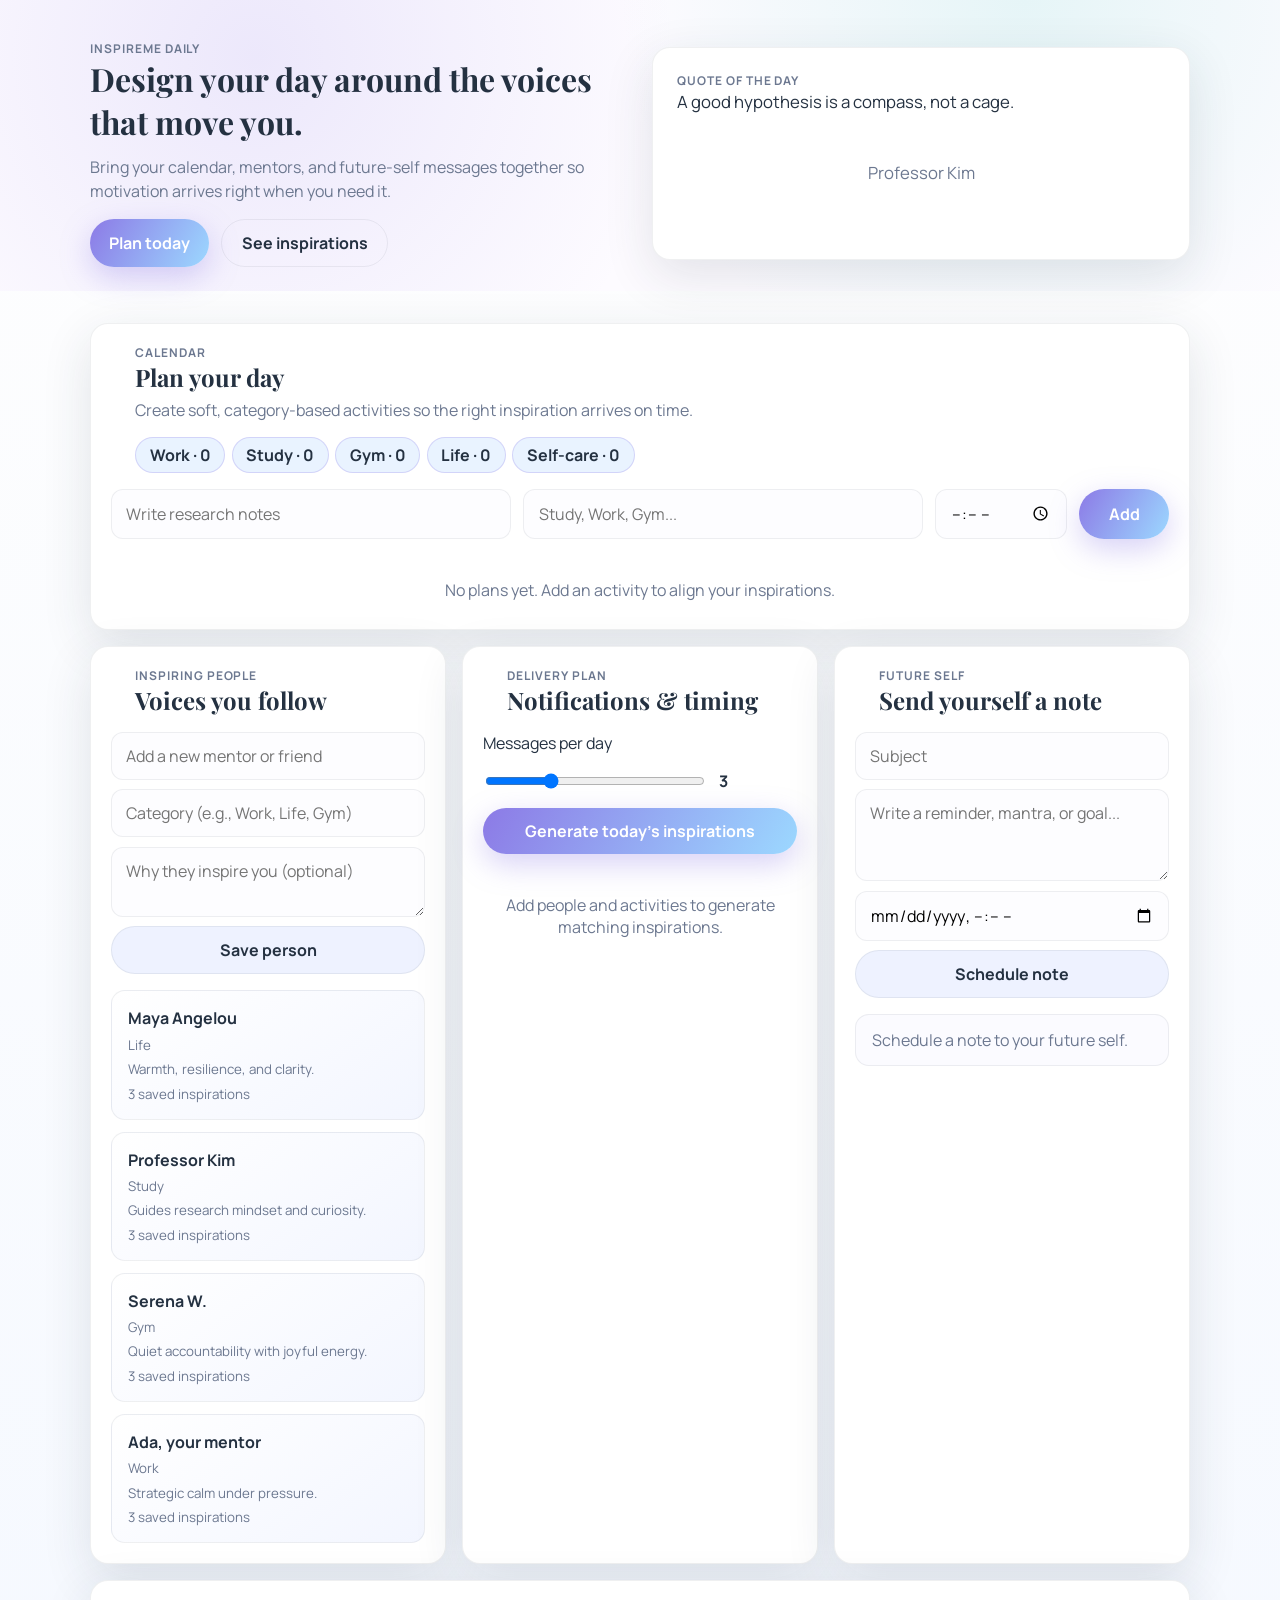
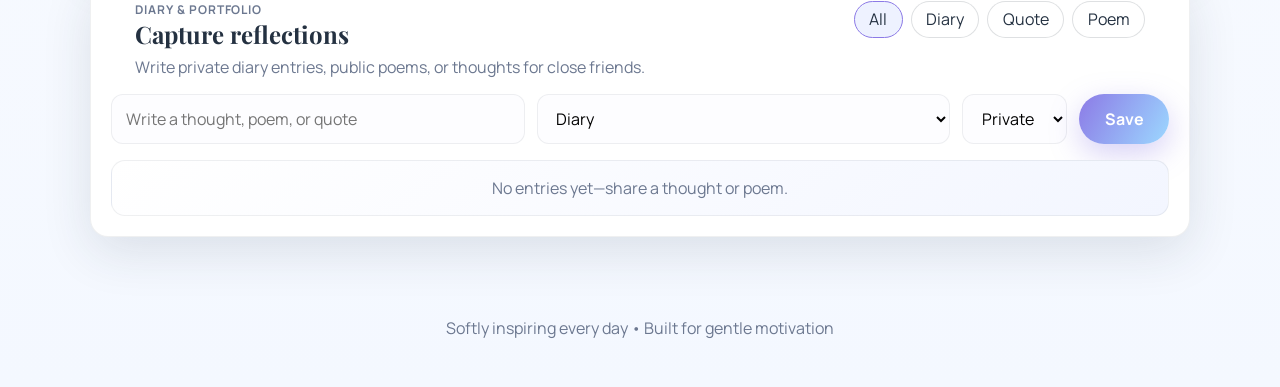
<file: index.html>
<!DOCTYPE html>
<html lang="en">
<head>
  <meta charset="UTF-8" />
  <meta name="viewport" content="width=device-width, initial-scale=1.0" />
  <title>InspireMe Daily</title>
  <link rel="preconnect" href="https://fonts.googleapis.com" />
  <link rel="preconnect" href="https://fonts.gstatic.com" crossorigin />
  <link href="https://fonts.googleapis.com/css2?family=Manrope:wght@400;500;600;700&family=Playfair+Display:wght@600;700&display=swap" rel="stylesheet" />
  <link rel="stylesheet" href="styles.css" />
</head>
<body>
  <header class="hero">
    <div class="hero__content">
      <div>
        <p class="eyebrow">InspireMe Daily</p>
        <h1>Design your day around the voices that move you.</h1>
        <p class="subtitle">Bring your calendar, mentors, and future-self messages together so motivation arrives right when you need it.</p>
        <div class="hero__actions">
          <button class="primary" data-scroll="schedule">Plan today</button>
          <button class="ghost" data-scroll="notifications">See inspirations</button>
        </div>
      </div>
      <div class="quote-tile" aria-live="polite">
        <p class="eyebrow">Quote of the day</p>
        <blockquote id="quote-of-day">
          <p>Loading a spark...</p>
          <footer><span id="quote-author"></span></footer>
        </blockquote>
      </div>
    </div>
  </header>

  <main>
    <section class="grid" id="schedule">
      <article class="card wide">
        <header class="card__header">
          <div>
            <p class="eyebrow">Calendar</p>
            <h2>Plan your day</h2>
            <p class="hint">Create soft, category-based activities so the right inspiration arrives on time.</p>
          </div>
          <div class="pill-group" id="category-pills"></div>
        </header>
        <form id="activity-form" class="inline-form" autocomplete="off">
          <label class="sr-only" for="activity-title">Activity</label>
          <input id="activity-title" name="title" type="text" placeholder="Write research notes" required />
          <label class="sr-only" for="activity-category">Category</label>
          <input id="activity-category" name="category" type="text" placeholder="Study, Work, Gym..." list="category-list" required />
          <datalist id="category-list"></datalist>
          <label class="sr-only" for="activity-time">Time</label>
          <input id="activity-time" name="time" type="time" required />
          <button class="primary" type="submit">Add</button>
        </form>
        <ul class="list" id="activity-list" aria-live="polite"></ul>
        <p class="empty" id="empty-activities">No plans yet. Add an activity to align your inspirations.</p>
      </article>

      <article class="card" id="people">
        <header>
          <p class="eyebrow">Inspiring people</p>
          <h2>Voices you follow</h2>
        </header>
        <form id="person-form" class="stacked">
          <input name="name" type="text" placeholder="Add a new mentor or friend" required />
          <input name="category" type="text" placeholder="Category (e.g., Work, Life, Gym)" required />
          <textarea name="notes" rows="2" placeholder="Why they inspire you (optional)"></textarea>
          <button class="secondary" type="submit">Save person</button>
        </form>
        <ul class="tiles" id="person-grid" aria-live="polite"></ul>
      </article>

      <article class="card" id="notifications">
        <header>
          <p class="eyebrow">Delivery plan</p>
          <h2>Notifications & timing</h2>
        </header>
        <div class="control-row">
          <label for="notifications-count">Messages per day</label>
          <div class="range-wrap">
            <input id="notifications-count" type="range" min="1" max="8" value="3" />
            <output id="count-display">3</output>
          </div>
        </div>
        <button class="primary" id="generate-plan" type="button">Generate today's inspirations</button>
        <ul class="list" id="notification-list" aria-live="polite"></ul>
        <p class="empty" id="empty-plan">Add people and activities to generate matching inspirations.</p>
      </article>

      <article class="card" id="future-self">
        <header>
          <p class="eyebrow">Future self</p>
          <h2>Send yourself a note</h2>
        </header>
        <form id="future-form" class="stacked">
          <input name="title" type="text" placeholder="Subject" required />
          <textarea name="message" rows="3" placeholder="Write a reminder, mantra, or goal..." required></textarea>
          <label class="sr-only" for="deliver-at">Delivery time</label>
          <input id="deliver-at" name="deliverAt" type="datetime-local" required />
          <button class="secondary" type="submit">Schedule note</button>
        </form>
        <ul class="list" id="future-list" aria-live="polite"></ul>
      </article>

      <article class="card wide" id="portfolio">
        <header class="card__header">
          <div>
            <p class="eyebrow">Diary & portfolio</p>
            <h2>Capture reflections</h2>
            <p class="hint">Write private diary entries, public poems, or thoughts for close friends.</p>
          </div>
          <div class="chip-group">
            <span class="chip" data-filter="all">All</span>
            <span class="chip" data-filter="diary">Diary</span>
            <span class="chip" data-filter="quote">Quote</span>
            <span class="chip" data-filter="poem">Poem</span>
          </div>
        </header>
        <form id="portfolio-form" class="inline-form">
          <input name="content" type="text" placeholder="Write a thought, poem, or quote" required />
          <select name="type">
            <option value="diary">Diary</option>
            <option value="quote">Quote</option>
            <option value="poem">Poem</option>
          </select>
          <select name="visibility">
            <option value="private">Private</option>
            <option value="friends">Friends</option>
            <option value="public">Public</option>
          </select>
          <button class="primary" type="submit">Save</button>
        </form>
        <ul class="tiles" id="portfolio-grid" aria-live="polite"></ul>
      </article>
    </section>
  </main>

  <footer>
    <p>Softly inspiring every day • Built for gentle motivation</p>
  </footer>

  <script src="script.js"></script>
</body>
</html>
</file>
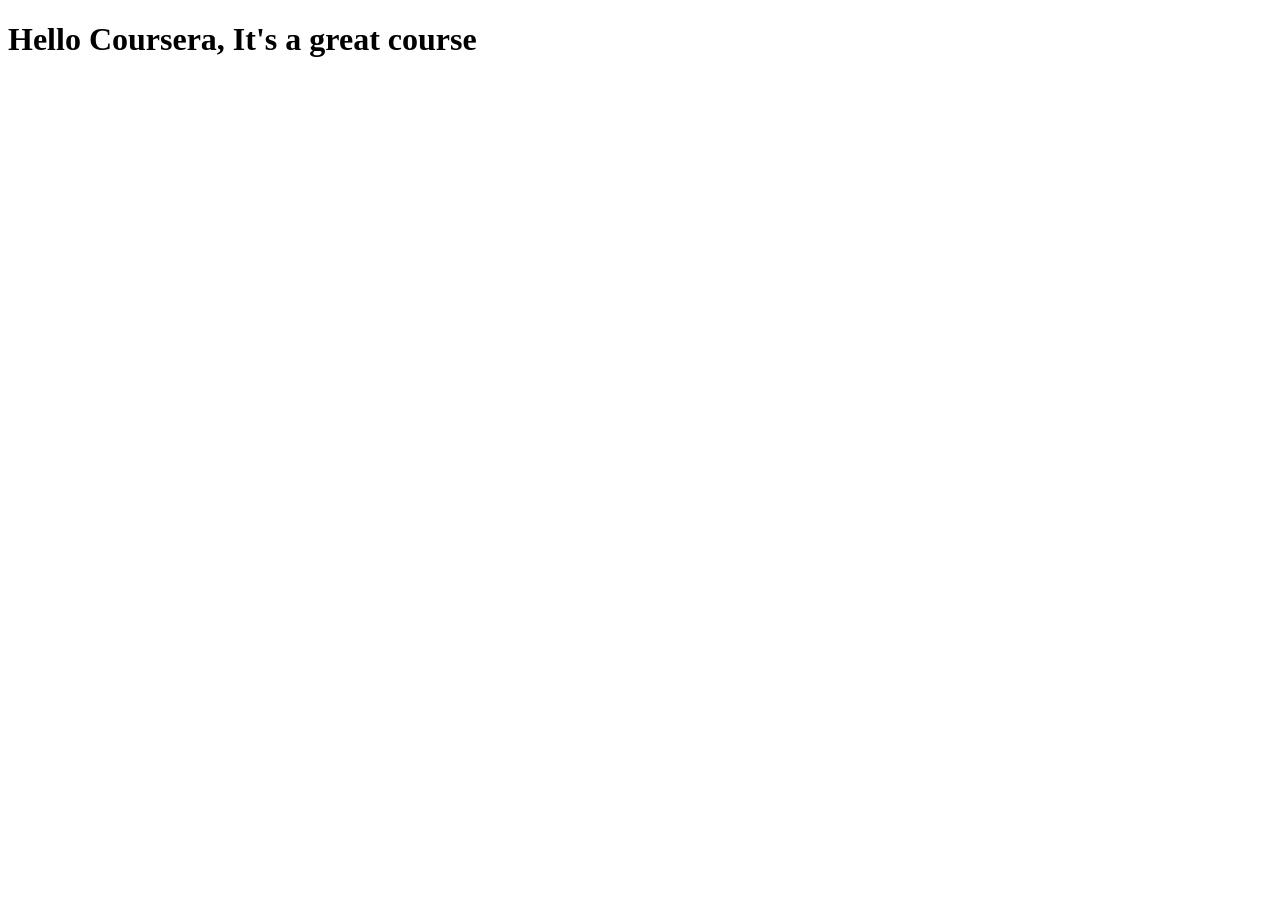
<file: site/index.html>
<!DOCTYPE html>
<html lang="en">
<head>
    <meta charset="UTF-8">
    <meta name="viewport" content="width=device-width, initial-scale=1.0">
    <title>Hello Coursera!</title>
</head>
<body>
   <h1>Hello Coursera, It's a great course</h1> 
</body>
</html>
</file>
<file: styles.css>
:root {
  --ink: #243141;
  --muted: #6c7890;
  --surface: #f8f8fb;
  --card: #ffffff;
  --accent: #8c7ae6;
  --accent-2: #7ddad3;
  --accent-soft: #e9f3ff;
  --accent-3: #f7d7f0;
  --shadow: 0 15px 50px rgba(36, 49, 65, 0.12);
  --radius: 18px;
  --border: 1px solid rgba(36, 49, 65, 0.07);
}

* {
  box-sizing: border-box;
}

body {
  margin: 0;
  font-family: 'Manrope', system-ui, -apple-system, sans-serif;
  color: var(--ink);
  background: linear-gradient(180deg, #fefefe 0%, #f4f8ff 100%);
  min-height: 100vh;
}

h1,
h2,
h3,
h4 {
  font-family: 'Playfair Display', 'Manrope', serif;
  margin: 0;
  color: var(--ink);
}

p {
  margin: 0;
}

a {
  color: var(--accent);
}

header,
main,
footer {
  padding: 0 1.5rem;
}

.hero {
  padding: 2.5rem 1.5rem 1.5rem;
  background: radial-gradient(circle at 20% 20%, rgba(140, 122, 230, 0.15), transparent 40%),
    radial-gradient(circle at 80% 0%, rgba(125, 218, 211, 0.18), transparent 38%),
    #fdfbff;
}

.hero__content {
  max-width: 1100px;
  margin: 0 auto;
  display: grid;
  grid-template-columns: repeat(auto-fit, minmax(280px, 1fr));
  gap: 1.5rem;
  align-items: center;
}

.subtitle {
  color: var(--muted);
  font-size: 1rem;
  line-height: 1.5;
  margin: 0.75rem 0 1rem;
}

.hero__actions {
  display: flex;
  gap: 0.75rem;
  flex-wrap: wrap;
}

.quote-tile {
  background: var(--card);
  border-radius: var(--radius);
  padding: 1.5rem;
  border: var(--border);
  box-shadow: var(--shadow);
}

blockquote {
  margin: 0;
  font-size: 1.05rem;
  line-height: 1.6;
  color: var(--ink);
}

blockquote footer {
  margin-top: 0.75rem;
  color: var(--muted);
}

.eyebrow {
  text-transform: uppercase;
  letter-spacing: 0.08em;
  font-size: 0.75rem;
  font-weight: 700;
  color: var(--muted);
  margin: 0;
}

.subtitle strong {
  color: var(--ink);
}

button,
input,
select,
textarea {
  font: inherit;
}

button {
  border-radius: 999px;
  border: none;
  padding: 0.75rem 1.2rem;
  cursor: pointer;
  font-weight: 700;
  transition: transform 120ms ease, box-shadow 120ms ease, background 120ms ease;
}

button.primary {
  background: linear-gradient(120deg, var(--accent), #9cd8ff);
  color: #fff;
  box-shadow: 0 10px 30px rgba(140, 122, 230, 0.35);
}

button.secondary {
  background: #eef2ff;
  color: var(--ink);
  border: var(--border);
}

button.ghost {
  background: transparent;
  border: var(--border);
  color: var(--ink);
}

button:hover {
  transform: translateY(-1px);
}

button:active {
  transform: translateY(0);
}

.grid {
  display: grid;
  grid-template-columns: repeat(auto-fit, minmax(320px, 1fr));
  gap: 1rem;
  max-width: 1100px;
  margin: 2rem auto 3rem;
}

.card {
  background: var(--card);
  border-radius: var(--radius);
  padding: 1.25rem;
  border: var(--border);
  box-shadow: var(--shadow);
  display: flex;
  flex-direction: column;
  gap: 1rem;
}

.card.wide {
  grid-column: 1 / -1;
}

.card__header {
  display: flex;
  justify-content: space-between;
  align-items: flex-start;
  gap: 1rem;
  flex-wrap: wrap;
}

.hint {
  color: var(--muted);
  margin-top: 0.4rem;
}

.inline-form {
  display: grid;
  grid-template-columns: 1fr 1fr auto auto;
  gap: 0.75rem;
  width: 100%;
}

.inline-form select,
.inline-form input,
.inline-form textarea,
.stacked input,
.stacked textarea,
.stacked select {
  width: 100%;
  border-radius: 12px;
  border: var(--border);
  padding: 0.75rem 0.9rem;
  background: #fdfdff;
  transition: border 120ms ease, box-shadow 120ms ease;
}

.inline-form input:focus,
.inline-form select:focus,
.inline-form textarea:focus,
.stacked input:focus,
.stacked textarea:focus,
.stacked select:focus {
  outline: none;
  border-color: var(--accent);
  box-shadow: 0 0 0 4px rgba(140, 122, 230, 0.15);
}

.inline-form button {
  min-width: 90px;
}

.stacked {
  display: grid;
  gap: 0.6rem;
}

.list {
  list-style: none;
  padding: 0;
  margin: 0;
  display: grid;
  gap: 0.6rem;
}

.list li {
  padding: 0.85rem 1rem;
  border-radius: 14px;
  border: var(--border);
  background: #fbfbff;
  display: flex;
  justify-content: space-between;
  align-items: center;
  gap: 0.75rem;
}

.list li strong {
  display: block;
  margin-bottom: 0.2rem;
}

.list small {
  color: var(--muted);
}

.list .tag {
  padding: 0.35rem 0.8rem;
  background: #eef2ff;
  border-radius: 999px;
  color: var(--ink);
  font-weight: 700;
}

.empty {
  color: var(--muted);
  text-align: center;
  padding: 0.5rem 0;
}

.tiles {
  list-style: none;
  padding: 0;
  margin: 0;
  display: grid;
  grid-template-columns: repeat(auto-fit, minmax(180px, 1fr));
  gap: 0.75rem;
}

.tile,
.tiles li {
  padding: 1rem;
  border-radius: 14px;
  border: var(--border);
  background: linear-gradient(145deg, #ffffff 0%, #f3f6ff 100%);
  display: grid;
  gap: 0.4rem;
}

.tile .meta,
.tiles small {
  color: var(--muted);
}

.pill-group {
  display: flex;
  flex-wrap: wrap;
  gap: 0.4rem;
}

.pill {
  background: var(--accent-soft);
  border-radius: 999px;
  padding: 0.35rem 0.85rem;
  color: var(--ink);
  font-weight: 700;
  border: 1px solid rgba(140, 122, 230, 0.25);
}

.control-row {
  display: flex;
  justify-content: space-between;
  align-items: center;
  gap: 1rem;
  flex-wrap: wrap;
}

.range-wrap {
  display: flex;
  align-items: center;
  gap: 0.75rem;
}

#notifications-count {
  width: 220px;
}

output {
  font-weight: 700;
}

.chip-group {
  display: flex;
  gap: 0.5rem;
  flex-wrap: wrap;
}

.chip {
  border-radius: 999px;
  padding: 0.4rem 0.9rem;
  border: 1px solid rgba(36, 49, 65, 0.15);
  cursor: pointer;
  background: #ffffff;
  transition: background 120ms ease, color 120ms ease, border 120ms ease;
}

.chip.active {
  background: #eef2ff;
  border-color: var(--accent);
  color: var(--ink);
}

footer {
  text-align: center;
  color: var(--muted);
  padding: 2rem 1.5rem 3rem;
}

.sr-only {
  position: absolute;
  width: 1px;
  height: 1px;
  padding: 0;
  margin: -1px;
  overflow: hidden;
  clip: rect(0, 0, 0, 0);
  border: 0;
}

@media (max-width: 720px) {
  .inline-form {
    grid-template-columns: 1fr;
  }

  button {
    width: 100%;
  }

  .control-row {
    flex-direction: column;
    align-items: flex-start;
  }
}
</file>
